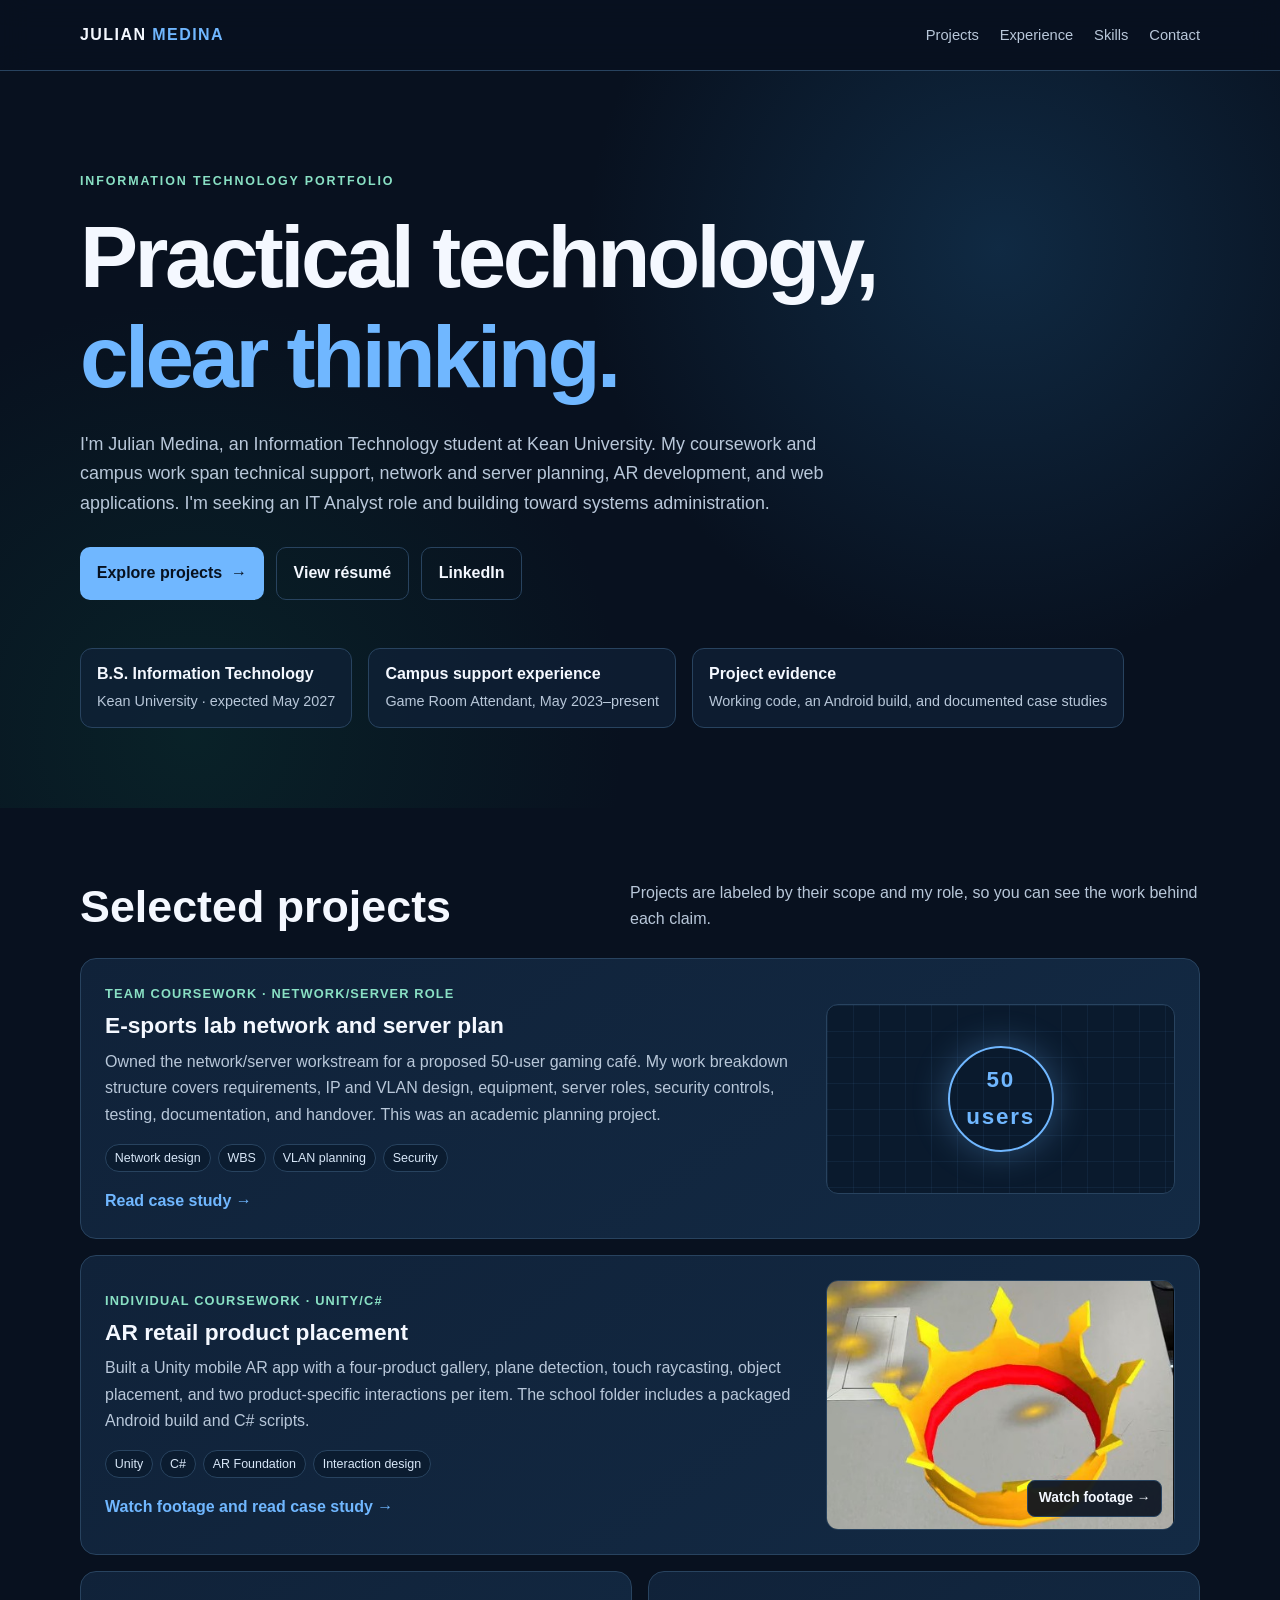
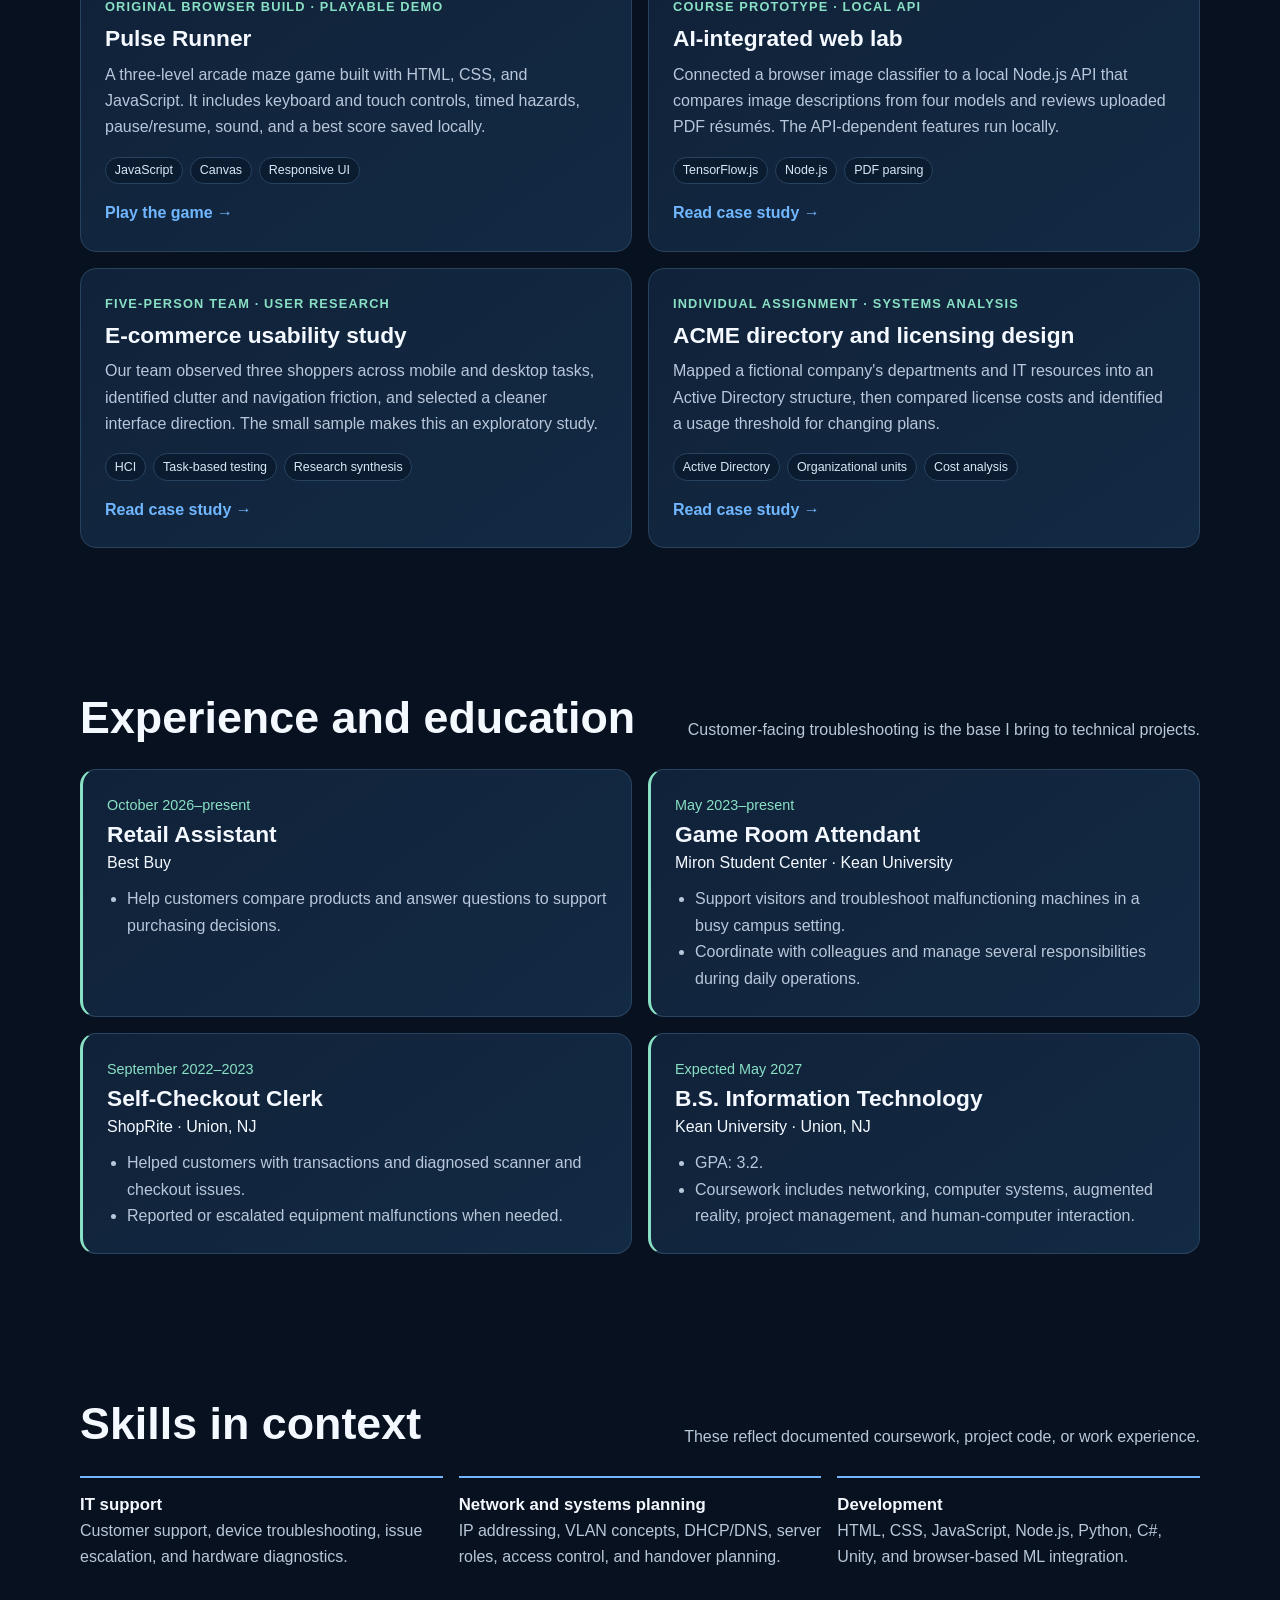
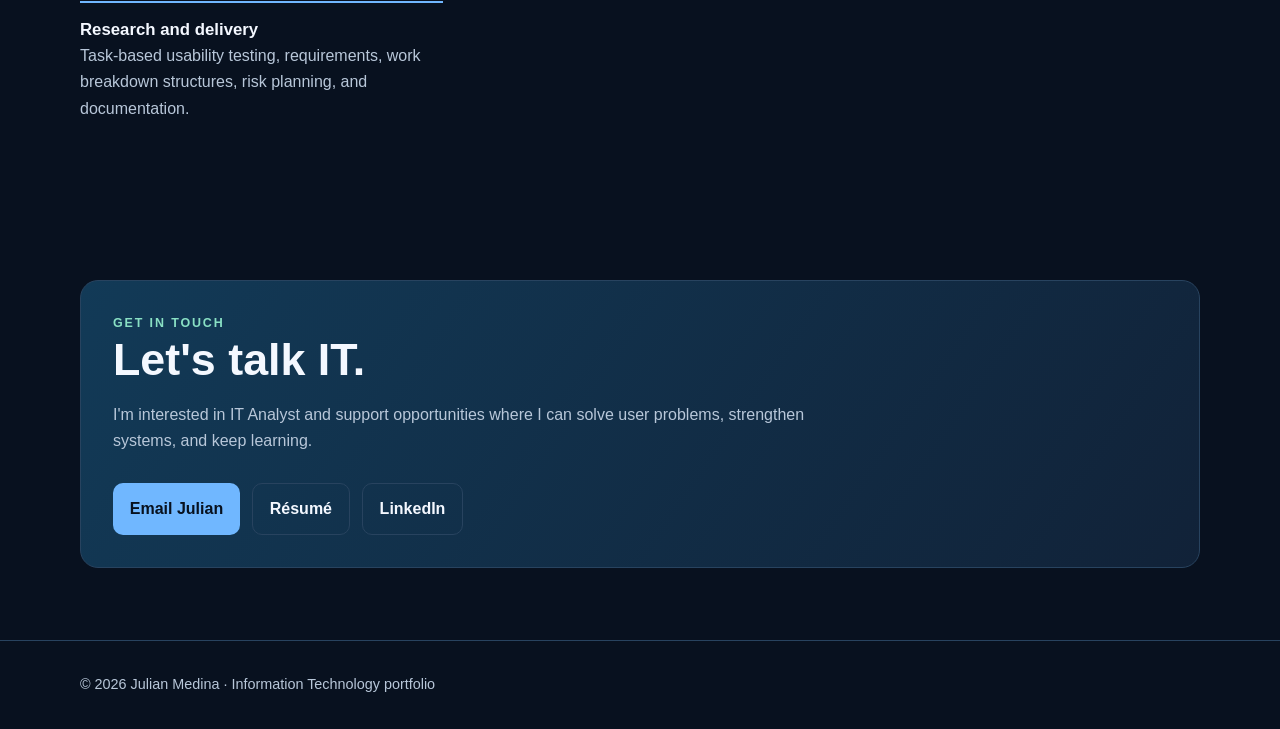
<file: index.html>
<!doctype html>
<html lang="en">
<head>
  <meta charset="utf-8">
  <meta name="viewport" content="width=device-width, initial-scale=1">
  <meta name="description" content="Julian Medina's IT portfolio: network and server planning, augmented reality, web development, AI prototypes, and user research.">
  <title>Julian Medina | IT Portfolio</title>
  <link rel="stylesheet" href="assets/site.css">
</head>
<body>
<a class="skip" href="#main">Skip to content</a>
<header class="site-header"><nav class="container nav" aria-label="Main navigation">
  <a class="brand" href="#top">JULIAN <span>MEDINA</span></a>
  <div class="nav-links"><a href="#projects">Projects</a><a href="#experience">Experience</a><a href="#skills">Skills</a><a href="#contact">Contact</a></div>
</nav></header>
<main id="main">
<div class="hero" id="top"><div class="container">
  <div class="eyebrow">Information Technology portfolio</div>
  <h1>Practical technology, <em>clear thinking.</em></h1>
  <p class="lead">I'm Julian Medina, an Information Technology student at Kean University. My coursework and campus work span technical support, network and server planning, AR development, and web applications. I'm seeking an IT Analyst role and building toward systems administration.</p>
  <div class="actions"><a class="button" href="#projects">Explore projects <span aria-hidden="true">→</span></a><a class="button secondary" href="Julian_Medina_Resume.pdf?v=2026-10-12-2" target="_blank" rel="noopener">View résumé</a><a class="button secondary" href="https://www.linkedin.com/in/julian-medina-36a30a329" target="_blank" rel="noopener noreferrer">LinkedIn</a></div>
  <div class="hero-facts"><div class="fact"><strong>B.S. Information Technology</strong><span>Kean University · expected May 2027</span></div><div class="fact"><strong>Campus support experience</strong><span>Game Room Attendant, May 2023–present</span></div><div class="fact"><strong>Project evidence</strong><span>Working code, an Android build, and documented case studies</span></div></div>
</div></div>
<section id="projects"><div class="container">
  <div class="section-title"><h2>Selected projects</h2><p>Projects are labeled by their scope and my role, so you can see the work behind each claim.</p></div>
  <div class="grid">
    <article class="card featured"><div><div class="meta">Team coursework · Network/server role</div><h3><a href="projects/esports-lab.html">E-sports lab network and server plan</a></h3><p>Owned the network/server workstream for a proposed 50-user gaming café. My work breakdown structure covers requirements, IP and VLAN design, equipment, server roles, security controls, testing, documentation, and handover. This was an academic planning project.</p><div class="tags"><span class="tag">Network design</span><span class="tag">WBS</span><span class="tag">VLAN planning</span><span class="tag">Security</span></div><a class="card-link" href="projects/esports-lab.html">Read case study →</a></div><div class="feature-art" aria-hidden="true"><span>50<br>users</span></div></article>
    <article class="card featured"><div><div class="meta">Individual coursework · Unity/C#</div><h3><a href="projects/ar-retail.html">AR retail product placement</a></h3><p>Built a Unity mobile AR app with a four-product gallery, plane detection, touch raycasting, object placement, and two product-specific interactions per item. The school folder includes a packaged Android build and C# scripts.</p><div class="tags"><span class="tag">Unity</span><span class="tag">C#</span><span class="tag">AR Foundation</span><span class="tag">Interaction design</span></div><a class="card-link" href="projects/ar-retail.html">Watch footage and read case study →</a></div><a class="feature-poster" href="projects/ar-retail.html" aria-label="Watch footage of the AR retail app"><img src="assets/ar-retail-poster.jpg" alt="A crown visualized in AR on a real table"><span>Watch footage →</span></a></article>
    <article class="card"><div class="meta">Original browser build · Playable demo</div><h3><a href="projects/pulse-runner/index.html">Pulse Runner</a></h3><p>A three-level arcade maze game built with HTML, CSS, and JavaScript. It includes keyboard and touch controls, timed hazards, pause/resume, sound, and a best score saved locally.</p><div class="tags"><span class="tag">JavaScript</span><span class="tag">Canvas</span><span class="tag">Responsive UI</span></div><a class="card-link" href="projects/pulse-runner/index.html">Play the game →</a></article>
    <article class="card"><div class="meta">Course prototype · Local API</div><h3><a href="projects/ai-web-lab.html">AI-integrated web lab</a></h3><p>Connected a browser image classifier to a local Node.js API that compares image descriptions from four models and reviews uploaded PDF résumés. The API-dependent features run locally.</p><div class="tags"><span class="tag">TensorFlow.js</span><span class="tag">Node.js</span><span class="tag">PDF parsing</span></div><a class="card-link" href="projects/ai-web-lab.html">Read case study →</a></article>
    <article class="card"><div class="meta">Five-person team · User research</div><h3><a href="projects/hci-study.html">E-commerce usability study</a></h3><p>Our team observed three shoppers across mobile and desktop tasks, identified clutter and navigation friction, and selected a cleaner interface direction. The small sample makes this an exploratory study.</p><div class="tags"><span class="tag">HCI</span><span class="tag">Task-based testing</span><span class="tag">Research synthesis</span></div><a class="card-link" href="projects/hci-study.html">Read case study →</a></article>
    <article class="card"><div class="meta">Individual assignment · Systems analysis</div><h3><a href="projects/acme-directory.html">ACME directory and licensing design</a></h3><p>Mapped a fictional company's departments and IT resources into an Active Directory structure, then compared license costs and identified a usage threshold for changing plans.</p><div class="tags"><span class="tag">Active Directory</span><span class="tag">Organizational units</span><span class="tag">Cost analysis</span></div><a class="card-link" href="projects/acme-directory.html">Read case study →</a></article>
  </div>
</div></section>
<section id="experience"><div class="container"><div class="section-title"><h2>Experience and education</h2><p>Customer-facing troubleshooting is the base I bring to technical projects.</p></div><div class="experience">
  <div class="card"><div class="date">October 2026–present</div><h3>Retail Assistant</h3><div>Best Buy</div><ul><li>Help customers compare products and answer questions to support purchasing decisions.</li></ul></div>
  <div class="card"><div class="date">May 2023–present</div><h3>Game Room Attendant</h3><div>Miron Student Center · Kean University</div><ul><li>Support visitors and troubleshoot malfunctioning machines in a busy campus setting.</li><li>Coordinate with colleagues and manage several responsibilities during daily operations.</li></ul></div>
  <div class="card"><div class="date">September 2022–2023</div><h3>Self-Checkout Clerk</h3><div>ShopRite · Union, NJ</div><ul><li>Helped customers with transactions and diagnosed scanner and checkout issues.</li><li>Reported or escalated equipment malfunctions when needed.</li></ul></div>
  <div class="card"><div class="date">Expected May 2027</div><h3>B.S. Information Technology</h3><div>Kean University · Union, NJ</div><ul><li>GPA: 3.2.</li><li>Coursework includes networking, computer systems, augmented reality, project management, and human-computer interaction.</li></ul></div>
</div></div></section>
<section id="skills"><div class="container"><div class="section-title"><h2>Skills in context</h2><p>These reflect documented coursework, project code, or work experience.</p></div><div class="skills">
  <div class="skill"><h3>IT support</h3><p>Customer support, device troubleshooting, issue escalation, and hardware diagnostics.</p></div>
  <div class="skill"><h3>Network and systems planning</h3><p>IP addressing, VLAN concepts, DHCP/DNS, server roles, access control, and handover planning.</p></div>
  <div class="skill"><h3>Development</h3><p>HTML, CSS, JavaScript, Node.js, Python, C#, Unity, and browser-based ML integration.</p></div>
  <div class="skill"><h3>Research and delivery</h3><p>Task-based usability testing, requirements, work breakdown structures, risk planning, and documentation.</p></div>
</div></div></section>
<section id="contact"><div class="container"><div class="contact-panel"><div class="eyebrow">Get in touch</div><h2>Let's talk IT.</h2><p>I'm interested in IT Analyst and support opportunities where I can solve user problems, strengthen systems, and keep learning.</p><div class="actions"><a class="button" href="mailto:julu2517@gmail.com">Email Julian</a><a class="button secondary" href="Julian_Medina_Resume.pdf?v=2026-10-12-2" target="_blank" rel="noopener">Résumé</a><a class="button secondary" href="https://www.linkedin.com/in/julian-medina-36a30a329" target="_blank" rel="noopener noreferrer">LinkedIn</a></div></div></div></section>
</main><footer><div class="container">© 2026 Julian Medina · Information Technology portfolio</div></footer>
</body></html>
</file>
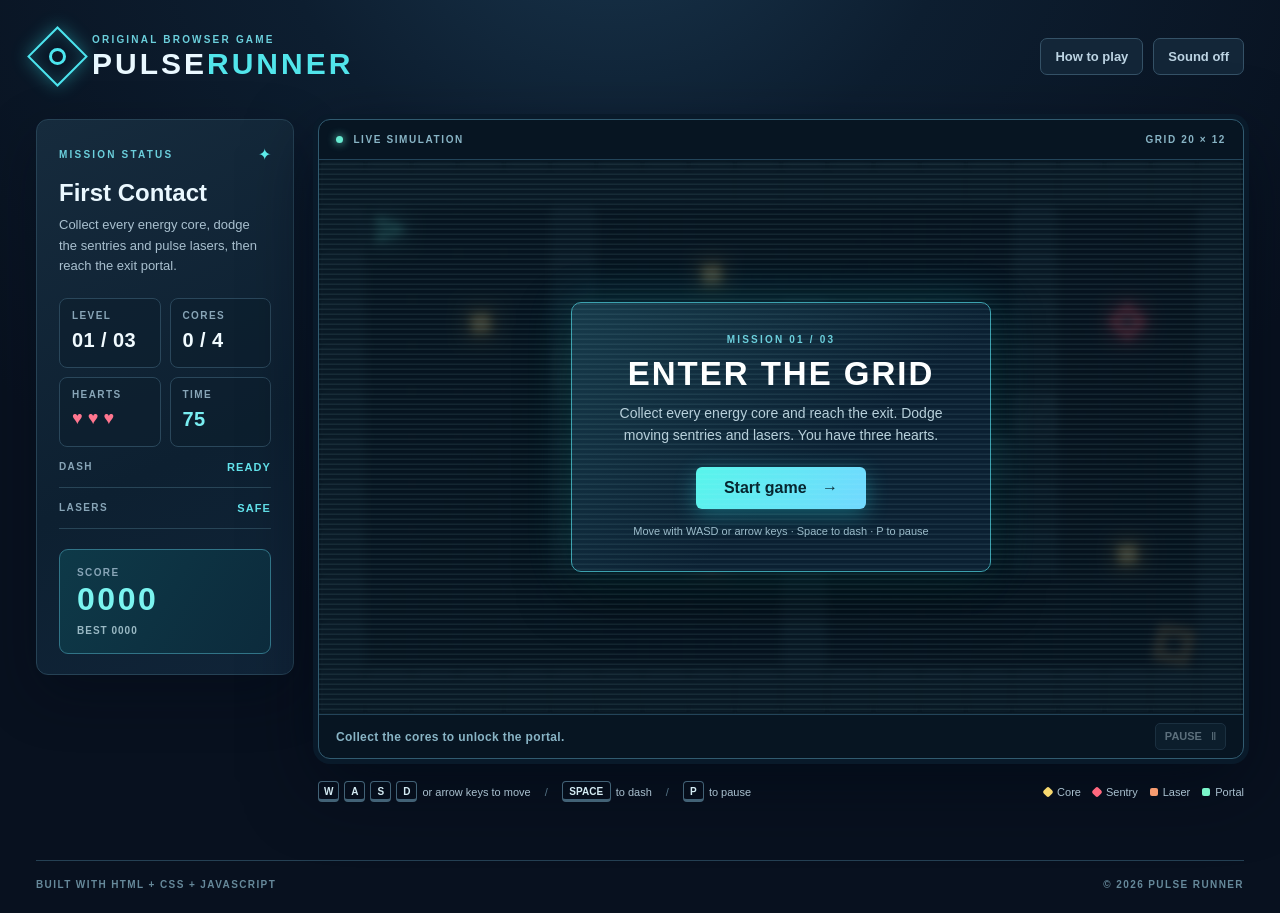
<file: projects/pulse-runner/index.html>
<!doctype html>
<html lang="en">
  <head>
    <meta charset="UTF-8" />
    <meta name="viewport" content="width=device-width, initial-scale=1.0" />
    <meta name="theme-color" content="#08111f" />
    <meta name="description" content="Pulse Runner is a three-level arcade maze game built with HTML, CSS, and JavaScript." />
    <title>Pulse Runner — Arcade Maze Game</title>
    <link rel="stylesheet" href="styles.css" />
    <script src="script.js" defer></script>
  </head>
  <body>
    <div class="app-shell">
      <header class="site-header">
        <div class="brand">
          <span class="brand-mark" aria-hidden="true"><span></span></span>
          <div>
            <span class="brand-eyebrow">ORIGINAL BROWSER GAME</span>
            <h1>PULSE<span>RUNNER</span></h1>
          </div>
        </div>
        <div class="header-actions">
          <button id="helpButton" class="text-button" type="button">How to play</button>
          <button id="soundButton" class="text-button" type="button" aria-pressed="false">Sound off</button>
        </div>
      </header>

      <main class="main-layout">
        <aside class="side-panel" aria-label="Mission information">
          <div class="panel-heading"><span class="eyebrow">MISSION STATUS</span><span class="tiny-spark" aria-hidden="true">✦</span></div>
          <h2 id="levelName">First Contact</h2>
          <p class="mission-copy">Collect every energy core, dodge the sentries and pulse lasers, then reach the exit portal.</p>

          <div class="stat-grid">
            <div class="stat-box"><span>LEVEL</span><strong id="levelNumber">01 / 03</strong></div>
            <div class="stat-box"><span>CORES</span><strong><span id="coresFound">0</span> / <span id="coresTotal">4</span></strong></div>
            <div class="stat-box"><span>HEARTS</span><strong id="healthValue" aria-label="3 hearts">♥ ♥ ♥</strong></div>
            <div class="stat-box"><span>TIME</span><strong id="timerValue">75</strong></div>
          </div>

          <div class="resource-row"><span>DASH</span><strong id="dashValue">READY</strong></div>
          <div class="resource-row"><span>LASERS</span><strong id="pulseValue">SAFE</strong></div>
          <div class="score-card"><span>SCORE</span><strong id="scoreValue">0000</strong><small>BEST <span id="bestValue">0000</span></small></div>
        </aside>

        <section class="game-column" aria-label="Pulse Runner game">
          <div class="stage-frame">
            <div class="stage-topline"><span><i aria-hidden="true"></i> LIVE SIMULATION</span><span>GRID 20 × 12</span></div>
            <div class="canvas-wrap">
              <canvas id="gameCanvas" width="800" height="480" role="img" aria-label="Maze playfield. Use arrow keys or WASD to move, and Space to dash."></canvas>
              <div id="overlay" class="overlay">
                <div class="overlay-card">
                  <span id="overlayKicker" class="eyebrow">MISSION 01 / 03</span>
                  <h2 id="overlayTitle">ENTER THE GRID</h2>
                  <p id="overlayBody">Collect every energy core and reach the exit. Dodge moving sentries and lasers. You have three hearts.</p>
                  <button id="overlayButton" class="primary-button" type="button">Start game <span aria-hidden="true">→</span></button>
                  <small id="overlayHint">Move with WASD or arrow keys · Space to dash · P to pause</small>
                </div>
              </div>
              <div class="scanlines" aria-hidden="true"></div>
            </div>
            <div class="stage-bottomline"><span id="gameMessage">Collect the cores to unlock the portal.</span><button id="pauseButton" class="pause-button" type="button" disabled>Pause <span aria-hidden="true">Ⅱ</span></button></div>
          </div>

          <div class="controls-strip">
            <div class="desktop-controls"><span class="keycap">W</span><span class="keycap">A</span><span class="keycap">S</span><span class="keycap">D</span><span>or arrow keys to move</span><span class="separator">/</span><span class="keycap wide">SPACE</span><span>to dash</span><span class="separator">/</span><span class="keycap">P</span><span>to pause</span></div>
            <div class="legend"><span><i class="legend-dot core"></i> Core</span><span><i class="legend-dot guard"></i> Sentry</span><span><i class="legend-dot hazard"></i> Laser</span><span><i class="legend-dot portal"></i> Portal</span></div>
          </div>

          <div class="touch-controls" aria-label="Touch game controls">
            <div class="direction-pad">
              <button type="button" data-move="up" aria-label="Move up">▲</button>
              <div><button type="button" data-move="left" aria-label="Move left">◀</button><button type="button" data-move="down" aria-label="Move down">▼</button><button type="button" data-move="right" aria-label="Move right">▶</button></div>
            </div>
            <button id="touchDash" class="dash-button" type="button">DASH</button>
          </div>
        </section>
      </main>
      <footer class="site-footer">BUILT WITH HTML + CSS + JAVASCRIPT <span>© 2026 PULSE RUNNER</span></footer>
    </div>
    <div id="announcer" class="sr-only" role="status" aria-live="polite"></div>
  </body>
</html>
</file>
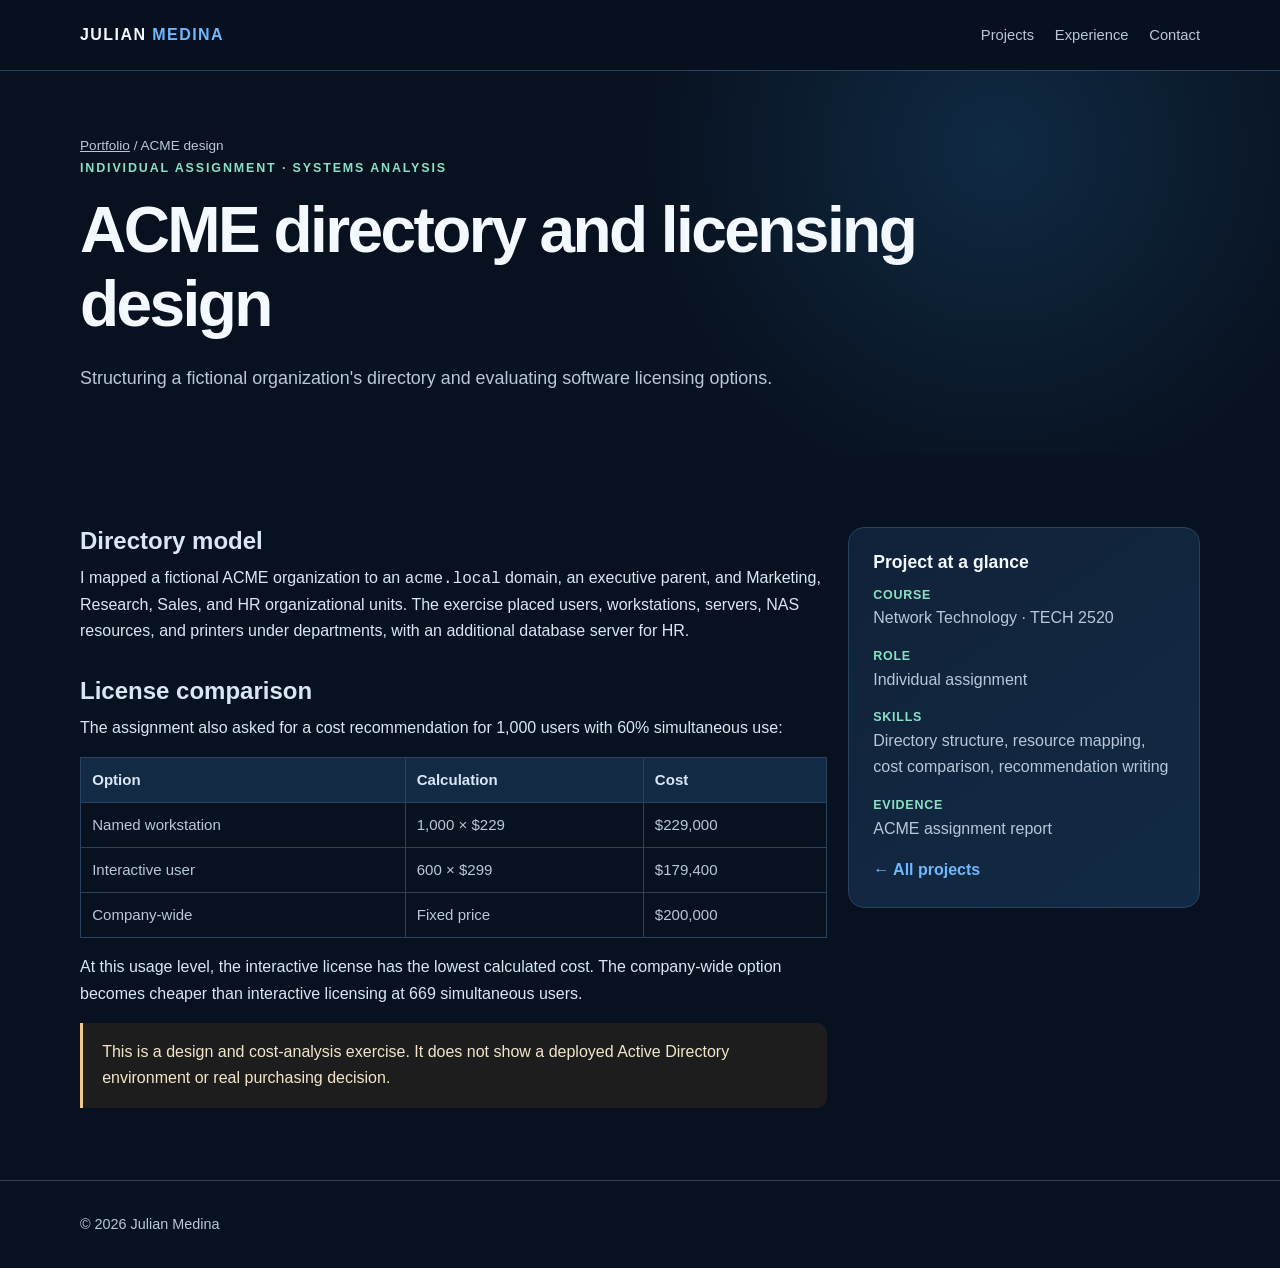
<file: projects/acme-directory.html>
<!doctype html><html lang="en"><head><meta charset="utf-8"><meta name="viewport" content="width=device-width, initial-scale=1"><meta name="description" content="Julian Medina's Active Directory structure and licensing analysis exercise."><title>ACME Directory Design | Julian Medina</title><link rel="stylesheet" href="../assets/site.css"></head><body>
<a class="skip" href="#main">Skip to content</a><header class="site-header"><nav class="container nav" aria-label="Main navigation"><a class="brand" href="../index.html">JULIAN <span>MEDINA</span></a><div class="nav-links"><a href="../index.html#projects">Projects</a><a href="../index.html#experience">Experience</a><a href="../index.html#contact">Contact</a></div></nav></header>
<main id="main"><div class="page-hero"><div class="container"><div class="breadcrumbs"><a href="../index.html">Portfolio</a> / ACME design</div><div class="eyebrow">Individual assignment · Systems analysis</div><h1>ACME directory and licensing design</h1><p class="lead">Structuring a fictional organization's directory and evaluating software licensing options.</p></div></div>
<section><div class="container case-layout"><div class="prose">
<h2>Directory model</h2><p>I mapped a fictional ACME organization to an <code>acme.local</code> domain, an executive parent, and Marketing, Research, Sales, and HR organizational units. The exercise placed users, workstations, servers, NAS resources, and printers under departments, with an additional database server for HR.</p>
<h2>License comparison</h2><p>The assignment also asked for a cost recommendation for 1,000 users with 60% simultaneous use:</p><table><thead><tr><th>Option</th><th>Calculation</th><th>Cost</th></tr></thead><tbody><tr><td>Named workstation</td><td>1,000 × $229</td><td>$229,000</td></tr><tr><td>Interactive user</td><td>600 × $299</td><td>$179,400</td></tr><tr><td>Company-wide</td><td>Fixed price</td><td>$200,000</td></tr></tbody></table><p>At this usage level, the interactive license has the lowest calculated cost. The company-wide option becomes cheaper than interactive licensing at 669 simultaneous users.</p>
<div class="note">This is a design and cost-analysis exercise. It does not show a deployed Active Directory environment or real purchasing decision.</div>
</div><aside class="card aside"><h2>Project at a glance</h2><dl><dt>Course</dt><dd>Network Technology · TECH 2520</dd><dt>Role</dt><dd>Individual assignment</dd><dt>Skills</dt><dd>Directory structure, resource mapping, cost comparison, recommendation writing</dd><dt>Evidence</dt><dd>ACME assignment report</dd></dl><a class="card-link" href="../index.html#projects">← All projects</a></aside></div></section></main><footer><div class="container">© 2026 Julian Medina</div></footer></body></html>
</file>
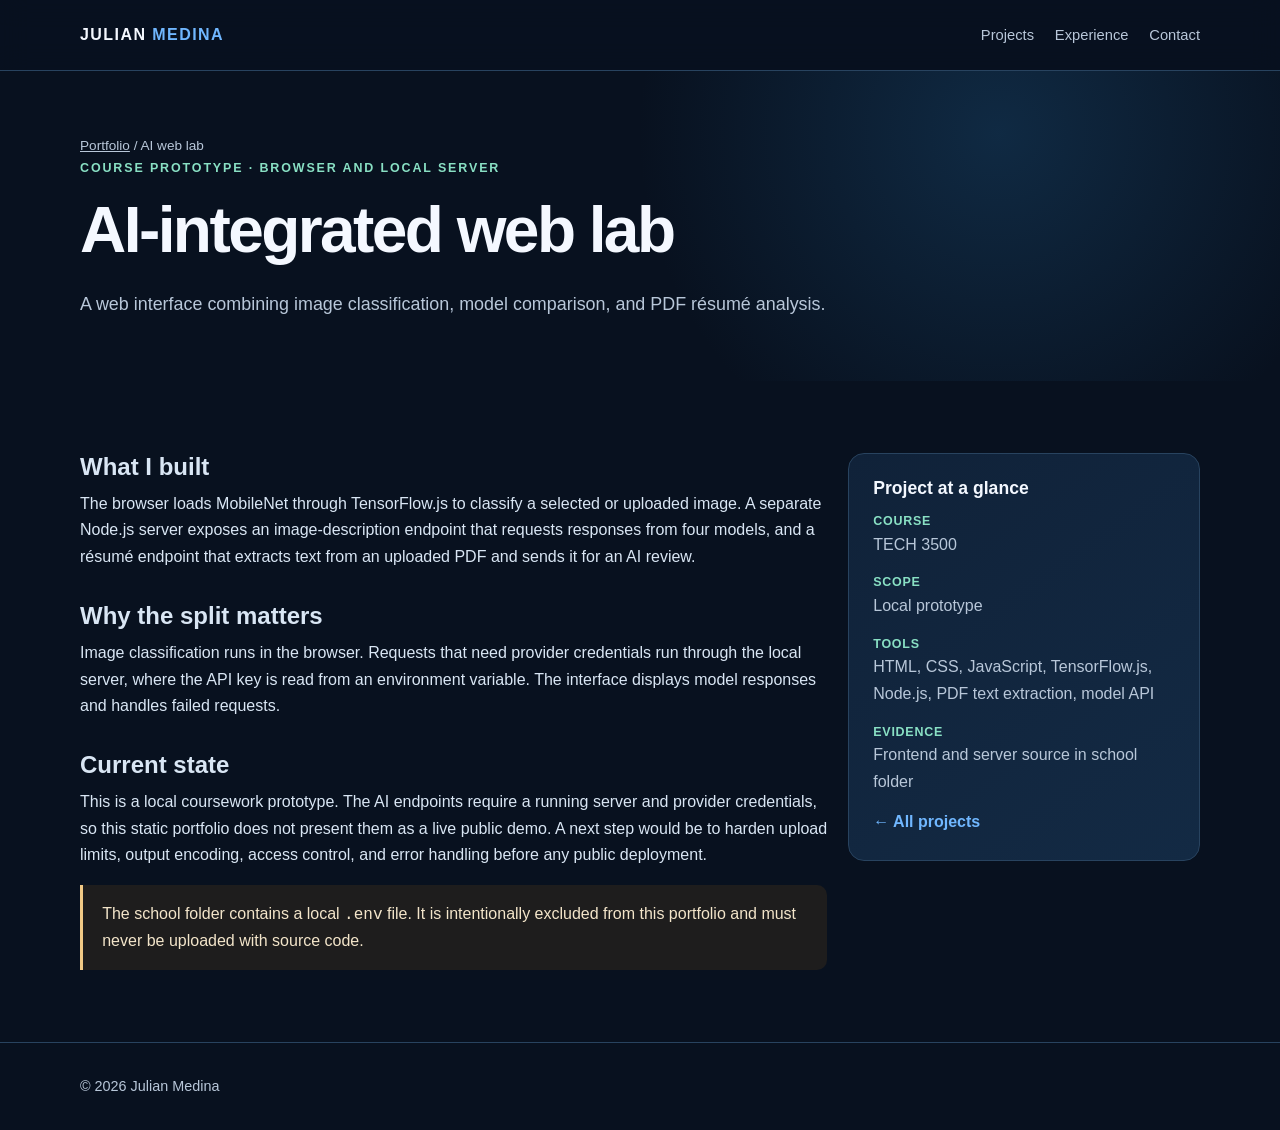
<file: projects/ai-web-lab.html>
<!doctype html><html lang="en"><head><meta charset="utf-8"><meta name="viewport" content="width=device-width, initial-scale=1"><meta name="description" content="Julian Medina's AI-integrated web lab prototype."><title>AI Web Lab | Julian Medina</title><link rel="stylesheet" href="../assets/site.css"></head><body>
<a class="skip" href="#main">Skip to content</a><header class="site-header"><nav class="container nav" aria-label="Main navigation"><a class="brand" href="../index.html">JULIAN <span>MEDINA</span></a><div class="nav-links"><a href="../index.html#projects">Projects</a><a href="../index.html#experience">Experience</a><a href="../index.html#contact">Contact</a></div></nav></header>
<main id="main"><div class="page-hero"><div class="container"><div class="breadcrumbs"><a href="../index.html">Portfolio</a> / AI web lab</div><div class="eyebrow">Course prototype · Browser and local server</div><h1>AI-integrated web lab</h1><p class="lead">A web interface combining image classification, model comparison, and PDF résumé analysis.</p></div></div>
<section><div class="container case-layout"><div class="prose">
<h2>What I built</h2><p>The browser loads MobileNet through TensorFlow.js to classify a selected or uploaded image. A separate Node.js server exposes an image-description endpoint that requests responses from four models, and a résumé endpoint that extracts text from an uploaded PDF and sends it for an AI review.</p>
<h2>Why the split matters</h2><p>Image classification runs in the browser. Requests that need provider credentials run through the local server, where the API key is read from an environment variable. The interface displays model responses and handles failed requests.</p>
<h2>Current state</h2><p>This is a local coursework prototype. The AI endpoints require a running server and provider credentials, so this static portfolio does not present them as a live public demo. A next step would be to harden upload limits, output encoding, access control, and error handling before any public deployment.</p>
<div class="note">The school folder contains a local <code>.env</code> file. It is intentionally excluded from this portfolio and must never be uploaded with source code.</div>
</div><aside class="card aside"><h2>Project at a glance</h2><dl><dt>Course</dt><dd>TECH 3500</dd><dt>Scope</dt><dd>Local prototype</dd><dt>Tools</dt><dd>HTML, CSS, JavaScript, TensorFlow.js, Node.js, PDF text extraction, model API</dd><dt>Evidence</dt><dd>Frontend and server source in school folder</dd></dl><a class="card-link" href="../index.html#projects">← All projects</a></aside></div></section></main><footer><div class="container">© 2026 Julian Medina</div></footer></body></html>
</file>
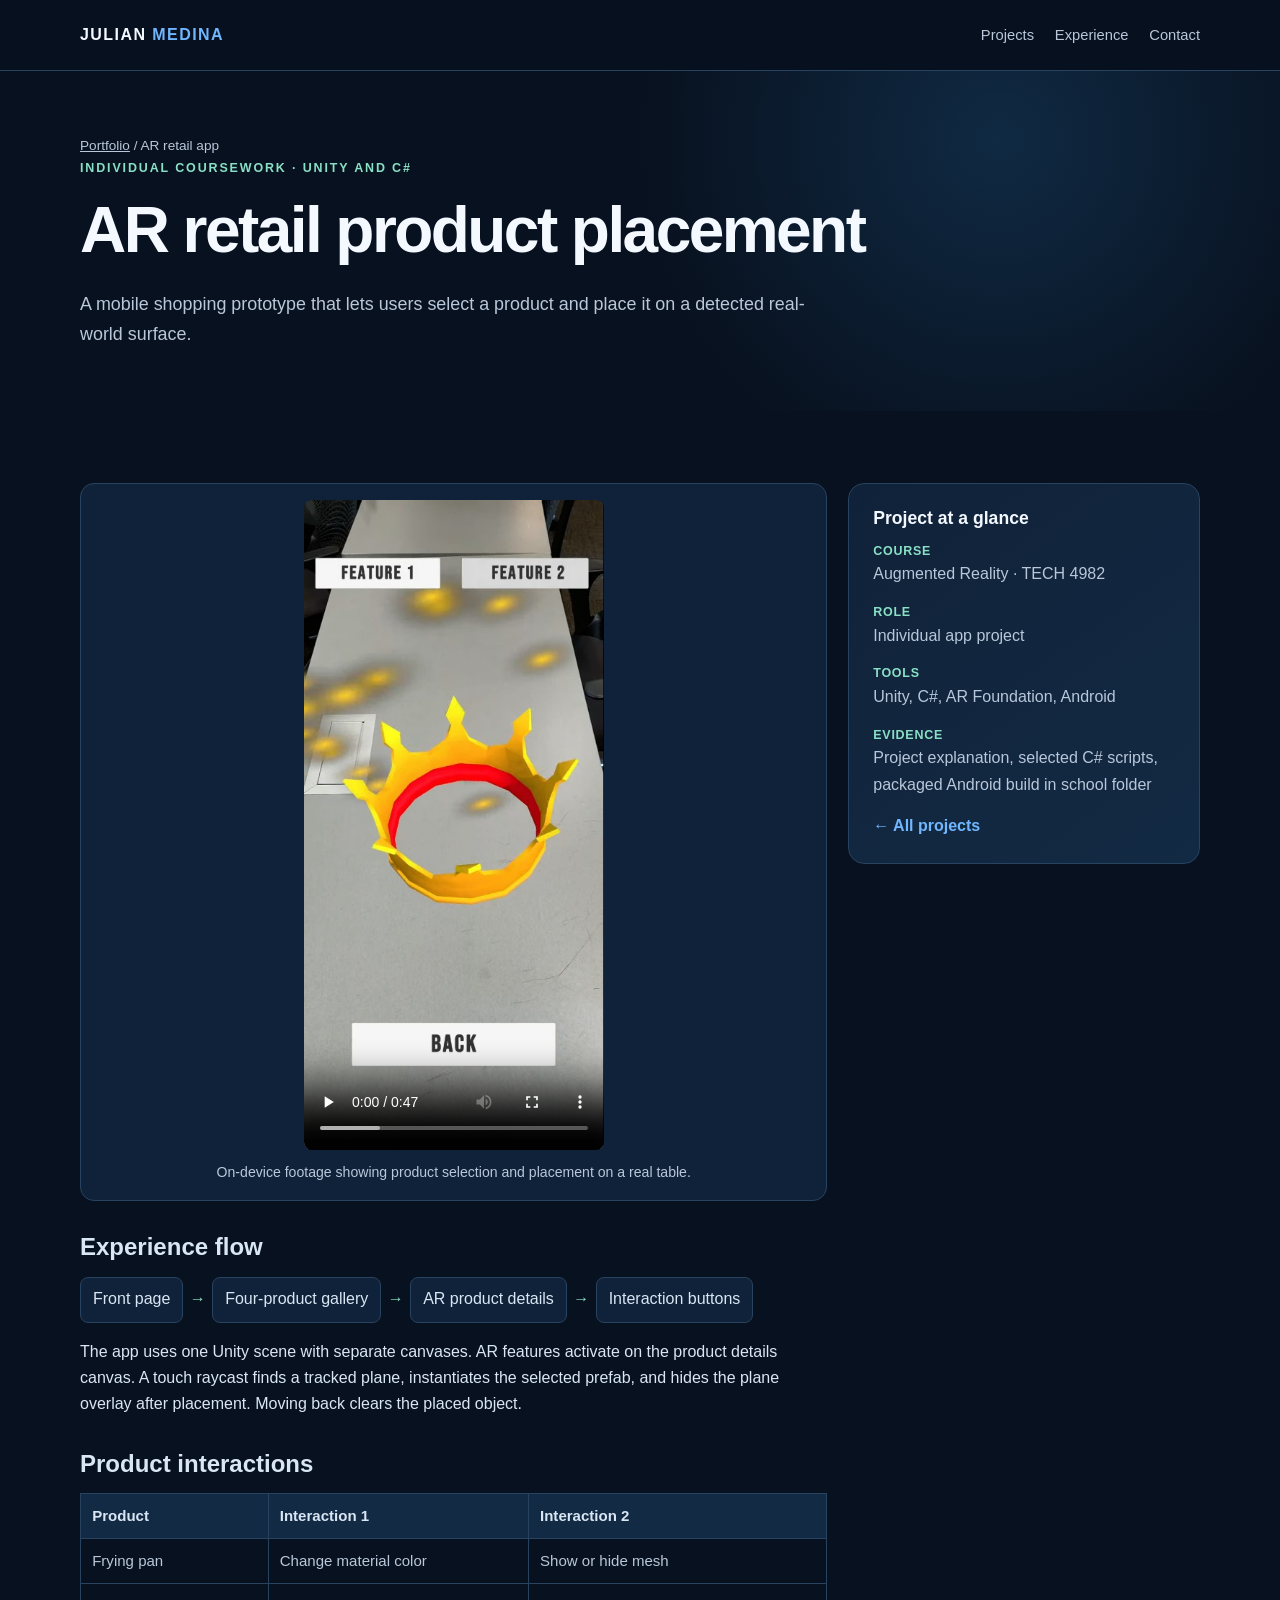
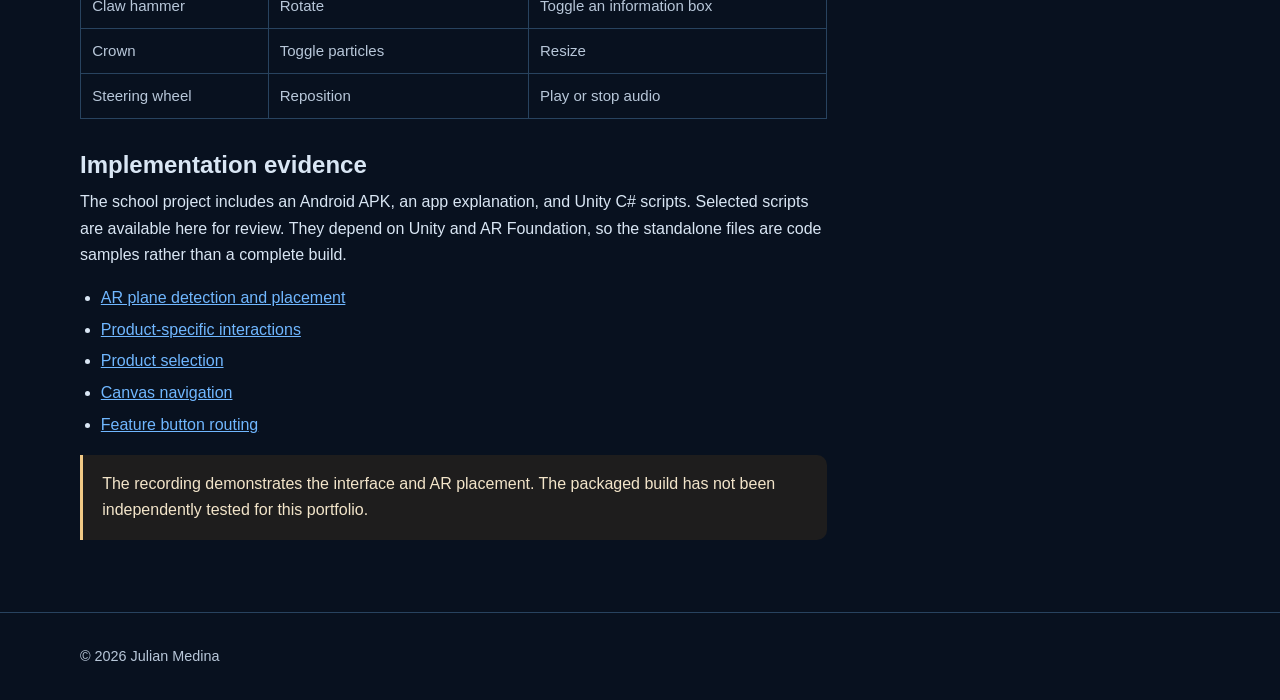
<file: projects/ar-retail.html>
<!doctype html><html lang="en"><head><meta charset="utf-8"><meta name="viewport" content="width=device-width, initial-scale=1"><meta name="description" content="A Unity and C# augmented reality retail prototype by Julian Medina."><title>AR Retail App | Julian Medina</title><link rel="stylesheet" href="../assets/site.css"></head><body>
<a class="skip" href="#main">Skip to content</a><header class="site-header"><nav class="container nav" aria-label="Main navigation"><a class="brand" href="../index.html">JULIAN <span>MEDINA</span></a><div class="nav-links"><a href="../index.html#projects">Projects</a><a href="../index.html#experience">Experience</a><a href="../index.html#contact">Contact</a></div></nav></header>
<main id="main"><div class="page-hero"><div class="container"><div class="breadcrumbs"><a href="../index.html">Portfolio</a> / AR retail app</div><div class="eyebrow">Individual coursework · Unity and C#</div><h1>AR retail product placement</h1><p class="lead">A mobile shopping prototype that lets users select a product and place it on a detected real-world surface.</p></div></div>
<section><div class="container case-layout"><div class="prose">
<figure class="video-figure"><video controls playsinline preload="metadata" poster="../assets/ar-retail-poster.jpg" aria-label="Screen recording of the AR retail app"><source src="../assets/ar-retail-demo.webm" type="video/webm">Your browser cannot play this video. <a href="../assets/ar-retail-demo.webm">Download the recording</a>.</video><figcaption>On-device footage showing product selection and placement on a real table.</figcaption></figure>
<h2>Experience flow</h2><div class="flow"><span>Front page</span><b>→</b><span>Four-product gallery</span><b>→</b><span>AR product details</span><b>→</b><span>Interaction buttons</span></div><p>The app uses one Unity scene with separate canvases. AR features activate on the product details canvas. A touch raycast finds a tracked plane, instantiates the selected prefab, and hides the plane overlay after placement. Moving back clears the placed object.</p>
<h2>Product interactions</h2><table><thead><tr><th>Product</th><th>Interaction 1</th><th>Interaction 2</th></tr></thead><tbody><tr><td>Frying pan</td><td>Change material color</td><td>Show or hide mesh</td></tr><tr><td>Claw hammer</td><td>Rotate</td><td>Toggle an information box</td></tr><tr><td>Crown</td><td>Toggle particles</td><td>Resize</td></tr><tr><td>Steering wheel</td><td>Reposition</td><td>Play or stop audio</td></tr></tbody></table>
<h2>Implementation evidence</h2><p>The school project includes an Android APK, an app explanation, and Unity C# scripts. Selected scripts are available here for review. They depend on Unity and AR Foundation, so the standalone files are code samples rather than a complete build.</p><ul><li><a href="ar-source/ARProductPlacer.cs">AR plane detection and placement</a></li><li><a href="ar-source/ProductFeatureController.cs">Product-specific interactions</a></li><li><a href="ar-source/ProductSelector.cs">Product selection</a></li><li><a href="ar-source/CanvasSwitcher.cs">Canvas navigation</a></li><li><a href="ar-source/ARButtonController.cs">Feature button routing</a></li></ul>
<div class="note">The recording demonstrates the interface and AR placement. The packaged build has not been independently tested for this portfolio.</div>
</div><aside class="card aside"><h2>Project at a glance</h2><dl><dt>Course</dt><dd>Augmented Reality · TECH 4982</dd><dt>Role</dt><dd>Individual app project</dd><dt>Tools</dt><dd>Unity, C#, AR Foundation, Android</dd><dt>Evidence</dt><dd>Project explanation, selected C# scripts, packaged Android build in school folder</dd></dl><a class="card-link" href="../index.html#projects">← All projects</a></aside></div></section></main><footer><div class="container">© 2026 Julian Medina</div></footer></body></html>
</file>
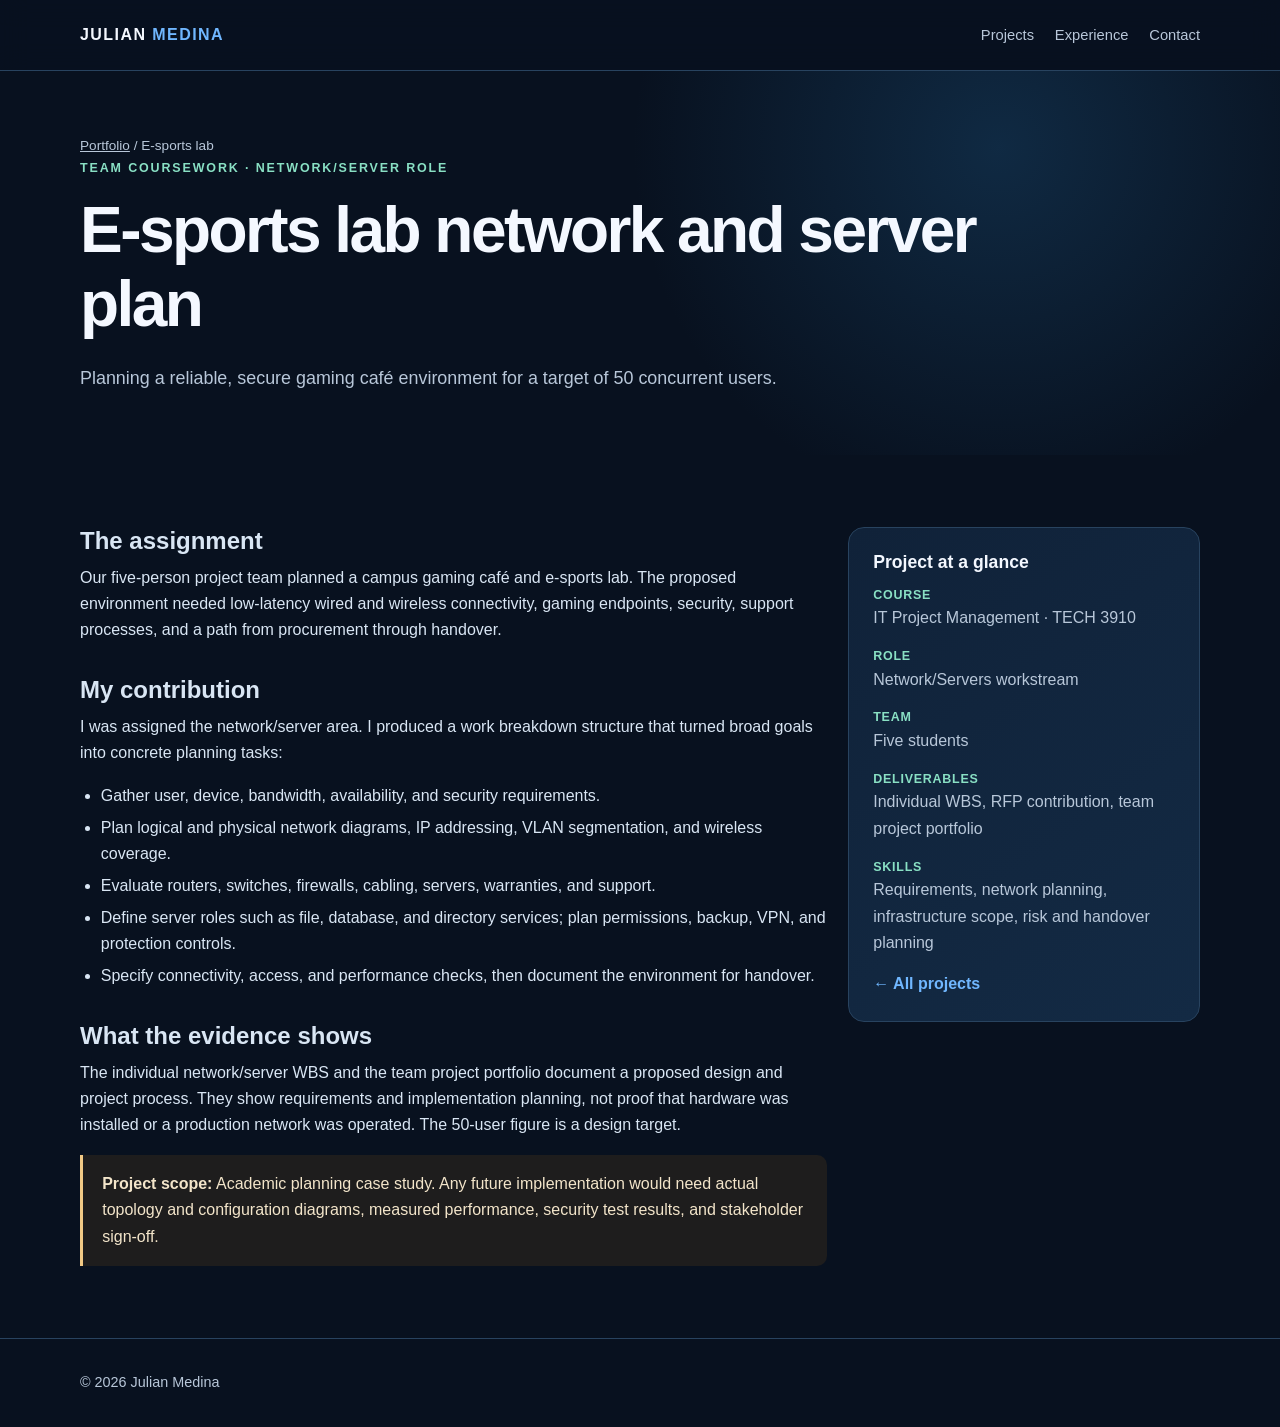
<file: projects/esports-lab.html>
<!doctype html><html lang="en"><head><meta charset="utf-8"><meta name="viewport" content="width=device-width, initial-scale=1"><meta name="description" content="Julian Medina's network and server planning work for a proposed e-sports lab."><title>E-sports Lab | Julian Medina</title><link rel="stylesheet" href="../assets/site.css"></head><body>
<a class="skip" href="#main">Skip to content</a><header class="site-header"><nav class="container nav" aria-label="Main navigation"><a class="brand" href="../index.html">JULIAN <span>MEDINA</span></a><div class="nav-links"><a href="../index.html#projects">Projects</a><a href="../index.html#experience">Experience</a><a href="../index.html#contact">Contact</a></div></nav></header>
<main id="main"><div class="page-hero"><div class="container"><div class="breadcrumbs"><a href="../index.html">Portfolio</a> / E-sports lab</div><div class="eyebrow">Team coursework · Network/server role</div><h1>E-sports lab network and server plan</h1><p class="lead">Planning a reliable, secure gaming café environment for a target of 50 concurrent users.</p></div></div>
<section><div class="container case-layout"><div class="prose">
<h2>The assignment</h2><p>Our five-person project team planned a campus gaming café and e-sports lab. The proposed environment needed low-latency wired and wireless connectivity, gaming endpoints, security, support processes, and a path from procurement through handover.</p>
<h2>My contribution</h2><p>I was assigned the network/server area. I produced a work breakdown structure that turned broad goals into concrete planning tasks:</p><ul><li>Gather user, device, bandwidth, availability, and security requirements.</li><li>Plan logical and physical network diagrams, IP addressing, VLAN segmentation, and wireless coverage.</li><li>Evaluate routers, switches, firewalls, cabling, servers, warranties, and support.</li><li>Define server roles such as file, database, and directory services; plan permissions, backup, VPN, and protection controls.</li><li>Specify connectivity, access, and performance checks, then document the environment for handover.</li></ul>
<h2>What the evidence shows</h2><p>The individual network/server WBS and the team project portfolio document a proposed design and project process. They show requirements and implementation planning, not proof that hardware was installed or a production network was operated. The 50-user figure is a design target.</p>
<div class="note"><strong>Project scope:</strong> Academic planning case study. Any future implementation would need actual topology and configuration diagrams, measured performance, security test results, and stakeholder sign-off.</div>
</div><aside class="card aside"><h2>Project at a glance</h2><dl><dt>Course</dt><dd>IT Project Management · TECH 3910</dd><dt>Role</dt><dd>Network/Servers workstream</dd><dt>Team</dt><dd>Five students</dd><dt>Deliverables</dt><dd>Individual WBS, RFP contribution, team project portfolio</dd><dt>Skills</dt><dd>Requirements, network planning, infrastructure scope, risk and handover planning</dd></dl><a class="card-link" href="../index.html#projects">← All projects</a></aside></div></section></main><footer><div class="container">© 2026 Julian Medina</div></footer></body></html>
</file>
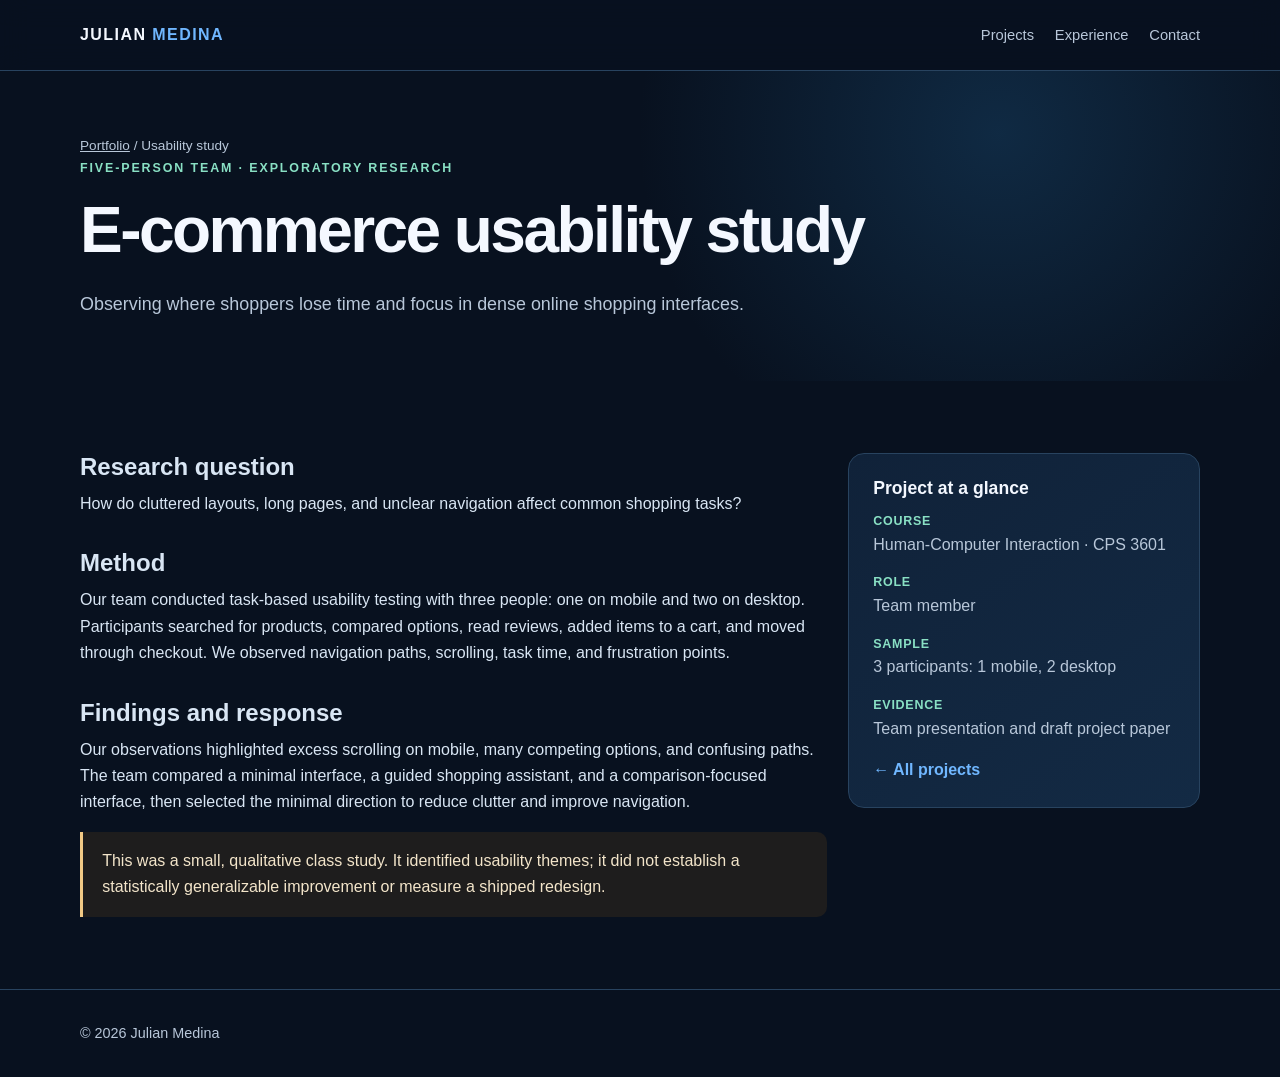
<file: projects/hci-study.html>
<!doctype html><html lang="en"><head><meta charset="utf-8"><meta name="viewport" content="width=device-width, initial-scale=1"><meta name="description" content="A small team e-commerce usability study involving Julian Medina."><title>E-commerce Usability Study | Julian Medina</title><link rel="stylesheet" href="../assets/site.css"></head><body>
<a class="skip" href="#main">Skip to content</a><header class="site-header"><nav class="container nav" aria-label="Main navigation"><a class="brand" href="../index.html">JULIAN <span>MEDINA</span></a><div class="nav-links"><a href="../index.html#projects">Projects</a><a href="../index.html#experience">Experience</a><a href="../index.html#contact">Contact</a></div></nav></header>
<main id="main"><div class="page-hero"><div class="container"><div class="breadcrumbs"><a href="../index.html">Portfolio</a> / Usability study</div><div class="eyebrow">Five-person team · Exploratory research</div><h1>E-commerce usability study</h1><p class="lead">Observing where shoppers lose time and focus in dense online shopping interfaces.</p></div></div>
<section><div class="container case-layout"><div class="prose">
<h2>Research question</h2><p>How do cluttered layouts, long pages, and unclear navigation affect common shopping tasks?</p>
<h2>Method</h2><p>Our team conducted task-based usability testing with three people: one on mobile and two on desktop. Participants searched for products, compared options, read reviews, added items to a cart, and moved through checkout. We observed navigation paths, scrolling, task time, and frustration points.</p>
<h2>Findings and response</h2><p>Our observations highlighted excess scrolling on mobile, many competing options, and confusing paths. The team compared a minimal interface, a guided shopping assistant, and a comparison-focused interface, then selected the minimal direction to reduce clutter and improve navigation.</p>
<div class="note">This was a small, qualitative class study. It identified usability themes; it did not establish a statistically generalizable improvement or measure a shipped redesign.</div>
</div><aside class="card aside"><h2>Project at a glance</h2><dl><dt>Course</dt><dd>Human-Computer Interaction · CPS 3601</dd><dt>Role</dt><dd>Team member</dd><dt>Sample</dt><dd>3 participants: 1 mobile, 2 desktop</dd><dt>Evidence</dt><dd>Team presentation and draft project paper</dd></dl><a class="card-link" href="../index.html#projects">← All projects</a></aside></div></section></main><footer><div class="container">© 2026 Julian Medina</div></footer></body></html>
</file>
<file: assets/site.css>
:root{--bg:#08111f;--panel:#102239;--panel2:#132a44;--ink:#f4f8ff;--muted:#b8c7d9;--line:#28435f;--blue:#70b7ff;--mint:#89e0c4;--gold:#f1c985}
*{box-sizing:border-box}
html{scroll-behavior:smooth}
body{margin:0;background:var(--bg);color:var(--ink);font:16px/1.65 Segoe UI,Arial,sans-serif}
a{color:var(--blue)}
a:hover{color:#b8dcff}
a:focus-visible,button:focus-visible{outline:3px solid var(--gold);outline-offset:3px}
.container{width:min(1120px,92%);margin:auto}
.skip{position:absolute;left:1rem;top:-4rem;background:var(--gold);color:#07111f;padding:.45rem .8rem;z-index:50}
.skip:focus{top:1rem}
.site-header{position:sticky;top:0;z-index:20;background:#08111feF;border-bottom:1px solid var(--line);backdrop-filter:blur(14px)}
.nav{display:flex;align-items:center;justify-content:space-between;gap:1.5rem;min-height:4.4rem}
.brand{color:var(--ink);text-decoration:none;font-weight:800;letter-spacing:.09em;white-space:nowrap}
.brand span{color:var(--blue)}
.nav-links{display:flex;gap:1.3rem;flex-wrap:wrap}
.nav-links a{color:var(--muted);font-size:.92rem;text-decoration:none}
.nav-links a:hover{color:var(--ink)}
.hero{padding:6.2rem 0 5rem;background:radial-gradient(circle at 78% 24%,#1b4f7966,transparent 36%),radial-gradient(circle at 15% 90%,#0d644c33,transparent 34%)}
.eyebrow{color:var(--mint);font-size:.78rem;font-weight:800;letter-spacing:.15em;text-transform:uppercase}
h1,h2,h3{line-height:1.15}
h1{font-size:clamp(2.8rem,6.8vw,5.8rem);letter-spacing:-.04em;max-width:900px;margin:1rem 0 1.4rem}
h1 em{font-style:normal;color:var(--blue)}
.lead{max-width:750px;color:var(--muted);font-size:1.12rem}
.actions{display:flex;gap:.75rem;flex-wrap:wrap;margin-top:1.8rem}
.button{display:inline-flex;align-items:center;gap:.55rem;background:var(--blue);color:#07111f;text-decoration:none;border-radius:10px;padding:.75rem 1.05rem;font-weight:800}
.button:hover{color:#07111f;background:#a6d4ff}
.button.secondary{background:transparent;border:1px solid var(--line);color:var(--ink)}
.button.secondary:hover{border-color:var(--blue);color:var(--ink)}
.hero-facts{display:flex;gap:1rem;flex-wrap:wrap;margin-top:3rem}
.fact{border:1px solid var(--line);border-radius:12px;padding:.8rem 1rem;background:#102239aa}
.fact strong{display:block}.fact span{color:var(--muted);font-size:.9rem}
section{padding:4.5rem 0}
.section-title{display:flex;justify-content:space-between;align-items:end;gap:1.3rem;margin-bottom:1.6rem}
h2{font-size:clamp(2rem,4vw,2.8rem);margin:0}
.section-title p{max-width:570px;color:var(--muted);margin:0}
.grid{display:grid;grid-template-columns:repeat(2,minmax(0,1fr));gap:1rem}
.card{background:linear-gradient(145deg,var(--panel),var(--panel2));border:1px solid var(--line);border-radius:16px;padding:1.5rem;min-width:0}
.card.featured{grid-column:span 2;display:grid;grid-template-columns:1.4fr .7fr;gap:1.5rem;align-items:center}
.card h3{font-size:1.42rem;margin:.5rem 0 .65rem}
.card h3 a{color:var(--ink);text-decoration:none}
.card h3 a:hover{color:var(--blue)}
.card p{color:var(--muted);margin:.5rem 0 1rem}
.meta{color:var(--mint);font-size:.8rem;text-transform:uppercase;letter-spacing:.09em;font-weight:800}
.tags{display:flex;gap:.45rem;flex-wrap:wrap;margin:.8rem 0 1rem}
.tag{border:1px solid var(--line);color:#d8e7f8;background:#0b1c30;border-radius:100px;padding:.15rem .55rem;font-size:.78rem}
.card-link{display:inline-block;font-weight:800;text-decoration:none}
.feature-art{border:1px solid var(--line);min-height:190px;border-radius:12px;background:linear-gradient(#70b7ff11 1px,transparent 1px),linear-gradient(90deg,#70b7ff11 1px,transparent 1px),#0a1a2d;background-size:26px 26px;display:grid;place-items:center;color:var(--blue);text-align:center;font-size:1.4rem;font-weight:900;letter-spacing:.08em;padding:1rem}
.feature-art span{border:2px solid var(--blue);border-radius:50%;width:106px;height:106px;display:grid;place-items:center;box-shadow:0 0 36px #70b7ff55}
.feature-poster{position:relative;display:block;height:250px;border:1px solid var(--line);border-radius:12px;overflow:hidden;background:#0a1a2d}
.feature-poster img{display:block;width:100%;height:100%;object-fit:cover;object-position:center 44%}
.feature-poster span{position:absolute;right:.75rem;bottom:.75rem;padding:.38rem .65rem;background:#08111fe8;border:1px solid var(--line);border-radius:8px;color:var(--ink);font-size:.86rem;font-weight:800}
.experience{display:grid;grid-template-columns:repeat(2,minmax(0,1fr));gap:1rem}
.experience .card{border-left:3px solid var(--mint)}
.experience h3{margin:.2rem 0}.experience .date{color:var(--mint);font-size:.9rem}
.experience ul{color:var(--muted);padding-left:1.25rem;margin:.6rem 0 0}
.skills{display:grid;grid-template-columns:repeat(3,minmax(0,1fr));gap:1rem}
.skill{border-top:2px solid var(--blue);padding:.9rem 0}
.skill h3{font-size:1.05rem;margin:.2rem 0}.skill p{color:var(--muted);margin:0}
.contact-panel{background:linear-gradient(125deg,#123a57,#112238);border:1px solid var(--line);border-radius:18px;padding:2rem}
.contact-panel p{color:var(--muted);max-width:700px}
footer{padding:2rem 0;border-top:1px solid var(--line);color:var(--muted);font-size:.9rem}
.page-hero{padding:4rem 0 2.7rem;background:radial-gradient(circle at 78% 20%,#1b4f7966,transparent 35%)}
.page-hero h1{font-size:clamp(2.5rem,5vw,4.6rem)}
.breadcrumbs{color:var(--muted);font-size:.85rem}.breadcrumbs a{color:var(--muted)}
.case-layout{display:grid;grid-template-columns:minmax(0,1.7fr) minmax(230px,.8fr);gap:1.3rem;align-items:start}
.prose{color:#d9e6f4}.prose h2{font-size:1.5rem;margin:2rem 0 .65rem}.prose h2:first-child{margin-top:0}.prose p{margin:.55rem 0 1rem}.prose ul,.prose ol{padding-left:1.3rem}.prose li{margin:.35rem 0}
.aside{position:sticky;top:5.5rem}.aside h2{font-size:1.1rem;margin:0 0 .8rem}.aside dl{margin:0}.aside dt{color:var(--mint);font-weight:700;font-size:.78rem;text-transform:uppercase;letter-spacing:.06em}.aside dd{margin:0 0 .9rem;color:var(--muted)}
.note{border-left:3px solid var(--gold);background:#382b1a77;padding:1rem 1.2rem;border-radius:0 10px 10px 0;color:#f3e5ca}
.video-figure{margin:0 0 2rem;padding:1rem;border:1px solid var(--line);border-radius:14px;background:var(--panel);text-align:center}
.video-figure video{display:block;width:min(100%,300px);height:auto;aspect-ratio:6/13;margin:auto;border-radius:8px;background:#07111f}
.video-figure figcaption{color:var(--muted);font-size:.88rem;margin-top:.7rem}
.flow{display:flex;gap:.4rem;flex-wrap:wrap;align-items:center;margin:1rem 0}.flow span{border:1px solid var(--line);background:var(--panel);padding:.55rem .75rem;border-radius:8px}.flow b{color:var(--mint)}
table{border-collapse:collapse;width:100%;margin:1rem 0;font-size:.94rem}th,td{border:1px solid var(--line);padding:.6rem .7rem;text-align:left;vertical-align:top}th{background:var(--panel2)}td{color:var(--muted)}
@media(max-width:800px){.nav{align-items:flex-start;flex-direction:column;padding:.8rem 0}.nav-links{gap:.75rem 1rem}.hero{padding:4.2rem 0 3.5rem}.grid,.experience,.skills,.case-layout{grid-template-columns:1fr}.card.featured{grid-column:auto;grid-template-columns:1fr}.section-title{display:block}.section-title p{margin-top:.6rem}.aside{position:static}}
@media(max-width:500px){.feature-art{min-height:140px}.card{padding:1.2rem}.contact-panel{padding:1.35rem}}
</file>
<file: projects/pulse-runner/styles.css>
:root {
  color-scheme: dark;
  font-family: Inter, "Segoe UI", Arial, sans-serif;
  background: #08111f;
  color: #eaf8ff;
  font-synthesis: none;
}

* { box-sizing: border-box; }
body { margin: 0; min-width: 320px; background: radial-gradient(circle at 48% -18%, #1a3850 0, #0d1e30 28%, #08111f 65%); }
button { font: inherit; cursor: pointer; }
button:focus-visible { outline: 3px solid #b7f8ff; outline-offset: 3px; }
button:disabled { cursor: default; opacity: .45; }
.app-shell { max-width: 1280px; min-height: 100vh; margin: auto; padding: 34px 36px 22px; }
.site-header { display: flex; align-items: center; justify-content: space-between; gap: 20px; margin-bottom: 40px; }
.brand { display: flex; align-items: center; gap: 13px; }
.brand-mark { width: 43px; height: 43px; display: grid; place-items: center; border: 2px solid #4ce5ef; transform: rotate(45deg); box-shadow: 0 0 18px #31dbe466, inset 0 0 14px #31dbe433; }
.brand-mark span { width: 17px; height: 17px; display: block; border: 3px solid #4ce5ef; border-radius: 50%; }
.brand-eyebrow, .eyebrow { display: block; color: #6bcfdc; font-size: 10px; font-weight: 800; letter-spacing: .22em; }
h1 { margin: 4px 0 0; font-size: clamp(22px, 3vw, 30px); line-height: 1; letter-spacing: .1em; font-weight: 900; }
h1 span { color: #52e5eb; }
.header-actions { display: flex; align-items: center; gap: 10px; }
.text-button { padding: 10px 14px; color: #bdd4e3; border: 1px solid #355267; background: #132638; border-radius: 7px; font-size: 13px; font-weight: 700; }
.text-button:hover, .pause-button:hover:not(:disabled) { border-color: #68dfea; color: white; background: #1a3548; }
.main-layout { display: grid; grid-template-columns: 258px minmax(0, 1fr); align-items: start; gap: 24px; }
.side-panel { padding: 25px 22px 20px; border: 1px solid #264255; border-radius: 12px; background: linear-gradient(155deg, #162b3d 0%, #0d2031 60%, #102438 100%); box-shadow: 0 20px 55px #02091455; }
.panel-heading { display: flex; justify-content: space-between; align-items: center; }
.tiny-spark { color: #5ff0ef; }
.side-panel h2 { margin: 16px 0 9px; font-size: 24px; line-height: 1.1; }
.mission-copy { margin: 0 0 22px; color: #a9c0cf; font-size: 13px; line-height: 1.55; }
.stat-grid { display: grid; grid-template-columns: 1fr 1fr; gap: 9px; }
.stat-box { min-height: 70px; padding: 11px 12px; border: 1px solid #2a475b; border-radius: 8px; background: #0c1e2eaa; }
.stat-box > span, .resource-row > span, .score-card > span { display: block; color: #88a5b7; font-size: 10px; font-weight: 800; letter-spacing: .14em; }
.stat-box strong { display: block; margin-top: 8px; color: #f1fbff; font-size: 20px; letter-spacing: .02em; }
#healthValue { color: #ff768f; font-size: 18px; white-space: nowrap; letter-spacing: 0; }
#timerValue { color: #79edf1; }
.resource-row { display: flex; align-items: center; justify-content: space-between; padding: 14px 0; border-bottom: 1px solid #284557; }
.resource-row strong { color: #63e4ed; font-size: 11px; letter-spacing: .1em; }
.score-card { position: relative; margin-top: 20px; padding: 17px; border: 1px solid #317487; border-radius: 9px; background: linear-gradient(120deg, #0e3948, #0c2b3c); }
.score-card strong { display: block; margin-top: 5px; color: #7bf4f0; font-size: 32px; line-height: 1; font-variant-numeric: tabular-nums; letter-spacing: .08em; }
.score-card small { display: block; margin-top: 10px; color: #9ab9c4; font-size: 10px; font-weight: 700; letter-spacing: .1em; }
.game-column { min-width: 0; }
.stage-frame { overflow: hidden; border: 1px solid #315b70; border-radius: 12px; background: #071522; box-shadow: 0 0 0 5px #091a2a, 0 25px 70px #02091499; }
.stage-topline, .stage-bottomline { height: 40px; display: flex; justify-content: space-between; align-items: center; padding: 0 17px; color: #88b4c5; font-size: 10px; font-weight: 800; letter-spacing: .16em; }
.stage-topline { border-bottom: 1px solid #234459; }
.stage-topline i { display: inline-block; width: 7px; height: 7px; margin-right: 6px; border-radius: 50%; background: #67ebd1; box-shadow: 0 0 9px #67ebd1; }
.stage-bottomline { height: 44px; border-top: 1px solid #234459; letter-spacing: .03em; font-size: 12px; font-weight: 600; }
#gameMessage { overflow: hidden; white-space: nowrap; text-overflow: ellipsis; padding-right: 10px; }
.pause-button { padding: 6px 9px; border: 1px solid #355267; border-radius: 5px; background: #142a3a; color: #c5deea; font-size: 11px; font-weight: 800; text-transform: uppercase; white-space: nowrap; }
.pause-button span { padding-left: 6px; }
.canvas-wrap { position: relative; line-height: 0; }
canvas { width: 100%; height: auto; display: block; aspect-ratio: 5 / 3; }
.scanlines { position: absolute; inset: 0; pointer-events: none; opacity: .08; background: repeating-linear-gradient(to bottom, transparent 0 3px, #b8f9ff 4px 5px); }
.overlay { position: absolute; inset: 0; display: grid; place-items: center; padding: 16px; background: #06111bc9; backdrop-filter: blur(5px); line-height: normal; }
.overlay.hidden { display: none; }
.overlay-card { width: min(420px, 100%); padding: clamp(18px, 3vw, 31px); border: 1px solid #3ca1ae; border-radius: 10px; text-align: center; background: linear-gradient(140deg, #173b4b, #0b2032 60%); box-shadow: 0 0 45px #18cfe333, 0 20px 50px #0009; }
.overlay-card h2 { margin: 10px 0; color: white; font-size: clamp(21px, 3.4vw, 33px); letter-spacing: .06em; }
.overlay-card p { margin: 0 auto 21px; max-width: 340px; color: #b8cfda; font-size: 14px; line-height: 1.55; }
.primary-button { min-width: 170px; padding: 12px 20px; border: 0; border-radius: 6px; color: #04232d; background: linear-gradient(120deg, #58f5eb, #71d8ff); box-shadow: 0 6px 22px #27dfea55; font-weight: 900; }
.primary-button:hover { filter: brightness(1.12); transform: translateY(-1px); }
.primary-button span { padding-left: 11px; }
.overlay-card small { display: block; margin-top: 15px; color: #9ab9c8; font-size: 11px; line-height: 1.45; }
.controls-strip { display: flex; justify-content: space-between; gap: 18px; align-items: center; padding: 22px 0; flex-wrap: wrap; }
.desktop-controls, .legend { display: flex; align-items: center; flex-wrap: wrap; gap: 5px; color: #a9c0cf; font-size: 11px; }
.keycap { min-width: 21px; height: 21px; padding: 3px 5px; border: 1px solid #426276; border-bottom-width: 3px; border-radius: 4px; color: #d5ecf4; text-align: center; font-size: 10px; font-weight: 800; line-height: 14px; }
.keycap.wide { min-width: 49px; }
.separator { margin: 0 9px; color: #557386; }
.legend { gap: 12px; }
.legend span { display: inline-flex; align-items: center; gap: 5px; }
.legend-dot { width: 8px; height: 8px; display: inline-block; border-radius: 2px; }
.legend-dot.core { background: #f7d86f; transform: rotate(45deg); }
.legend-dot.guard { background: #ff687e; transform: rotate(45deg); }
.legend-dot.hazard { background: #f59b70; }
.legend-dot.portal { background: #7bf6ca; }
.touch-controls { display: none; }
.site-footer { display: flex; justify-content: space-between; gap: 12px; margin-top: 36px; padding-top: 18px; border-top: 1px solid #254154; color: #66899a; font-size: 10px; font-weight: 800; letter-spacing: .14em; }
.sr-only { position: absolute; width: 1px; height: 1px; overflow: hidden; clip: rect(0, 0, 0, 0); white-space: nowrap; }

@media (max-width: 1050px) {
  .app-shell { padding: 25px 22px 20px; }
  .main-layout { grid-template-columns: 215px minmax(0, 1fr); gap: 18px; }
  .side-panel { padding: 20px 16px; }
  .side-panel h2 { font-size: 21px; }
}
@media (max-width: 780px) {
  .site-header { margin-bottom: 24px; }
  .main-layout { grid-template-columns: 1fr; }
  .side-panel { display: grid; grid-template-columns: minmax(160px, 1fr) minmax(220px, 1.6fr); gap: 0 18px; }
  .panel-heading, .side-panel h2, .mission-copy { grid-column: 1; }
  .stat-grid { grid-column: 2; grid-row: 1 / span 3; }
  .resource-row { margin-top: 8px; }
  .score-card { grid-column: 1 / -1; margin-top: 8px; }
  .touch-controls { display: flex; justify-content: space-between; align-items: center; padding: 2px 8px 12px; touch-action: none; }
  .direction-pad { display: grid; justify-items: center; gap: 4px; }
  .direction-pad > div { display: flex; gap: 4px; }
  .direction-pad button, .dash-button { width: 53px; height: 48px; border: 1px solid #4a8797; border-radius: 8px; background: #163b4c; color: #c9ffff; font-size: 18px; font-weight: 900; user-select: none; -webkit-user-select: none; }
  .direction-pad button:active, .dash-button:active { background: #2d8191; }
  .dash-button { width: 80px; height: 80px; border-radius: 50%; font-size: 13px; letter-spacing: .1em; }
}
@media (max-width: 560px) {
  .app-shell { padding: 18px 12px; }
  .site-header { align-items: flex-start; gap: 10px; }
  .brand-mark { width: 32px; height: 32px; }
  .brand-mark span { width: 13px; height: 13px; }
  .brand-eyebrow { font-size: 8px; }
  h1 { font-size: 19px; }
  .header-actions { gap: 5px; flex-wrap: wrap; justify-content: flex-end; }
  .text-button { padding: 7px 8px; font-size: 10px; }
  .side-panel { display: block; }
  .side-panel h2 { margin-top: 8px; }
  .mission-copy { margin-bottom: 12px; }
  .stat-grid { grid-template-columns: repeat(4, 1fr); gap: 5px; }
  .stat-box { min-height: 56px; padding: 8px 5px; }
  .stat-box > span { font-size: 8px; }
  .stat-box strong { margin-top: 5px; font-size: 15px; }
  #healthValue { font-size: 13px; }
  .resource-row { display: inline-flex; width: 48%; padding: 9px 3px; gap: 8px; }
  .score-card { padding: 12px; }
  .score-card strong { font-size: 24px; }
  .stage-topline { height: 31px; padding: 0 9px; font-size: 8px; }
  .stage-bottomline { height: 36px; padding: 0 8px; font-size: 10px; }
  .overlay-card { padding: 12px; }
  .overlay-card h2 { margin: 6px 0; font-size: 19px; }
  .overlay-card p { margin-bottom: 9px; font-size: 11px; line-height: 1.3; }
  .primary-button { padding: 8px 13px; min-width: 130px; font-size: 12px; }
  .overlay-card small { margin-top: 8px; font-size: 9px; }
  .controls-strip { padding: 10px 0; }
  .desktop-controls { display: none; }
  .site-footer { margin-top: 12px; flex-direction: column; font-size: 8px; }
}
</file>
